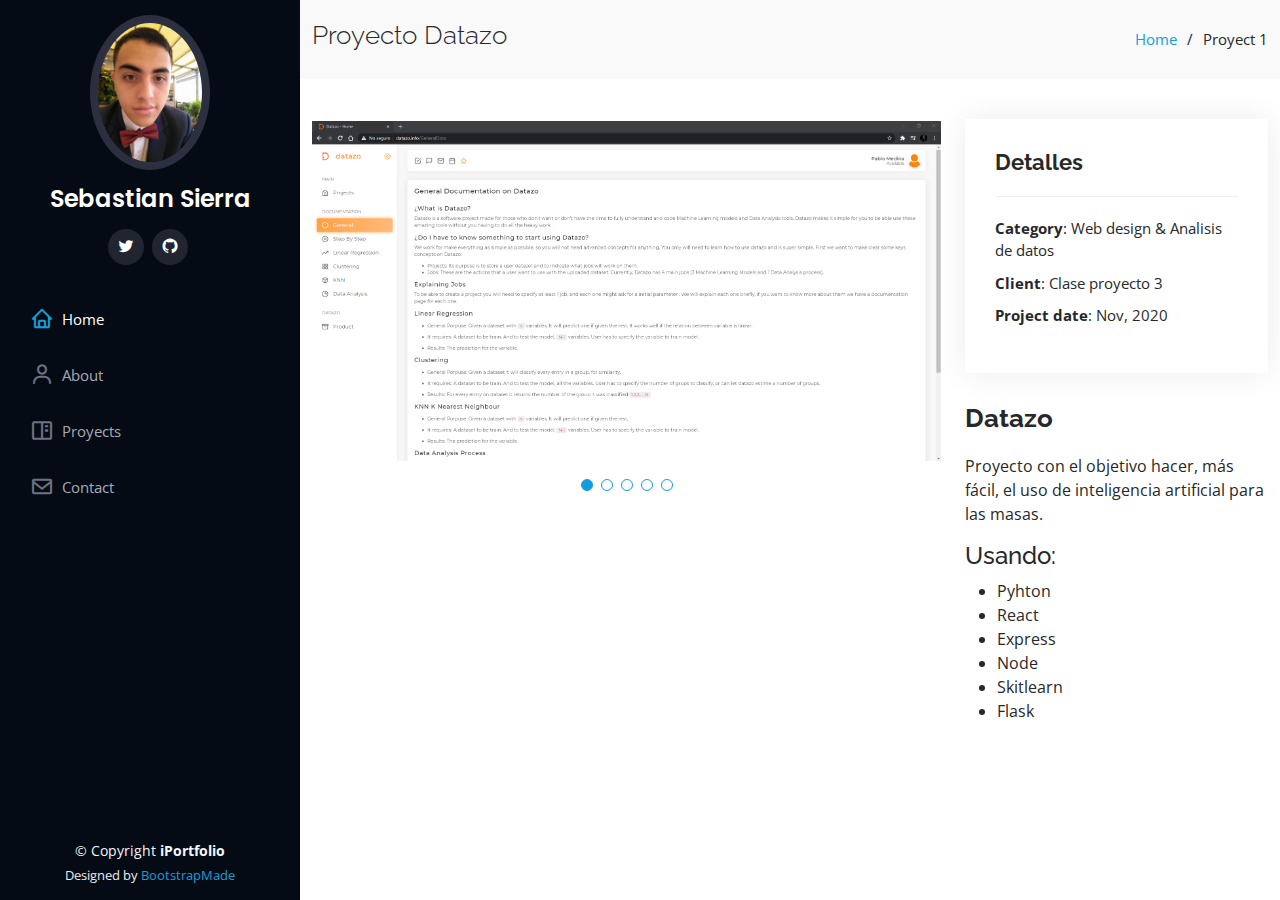
<file: ProyectPages/proyect1-details.html>
<!DOCTYPE html>
<html lang="en">

<head>
  <meta charset="utf-8">
  <meta content="width=device-width, initial-scale=1.0" name="viewport">

  <title>Proyect 1 - Details</title>
  <meta content="" name="description">
  <meta content="" name="keywords">

  <!-- Favicons -->
  <link href="../assets/img/favicon.png" rel="icon">
  <link href="../assets/img/apple-touch-icon.png" rel="apple-touch-icon">

  <!-- Google Fonts -->
  <link href="https://fonts.googleapis.com/css?family=Open+Sans:300,300i,400,400i,600,600i,700,700i|Raleway:300,300i,400,400i,500,500i,600,600i,700,700i|Poppins:300,300i,400,400i,500,500i,600,600i,700,700i" rel="stylesheet">

  <!-- Vendor CSS Files -->
  <link href="../assets/vendor/aos/aos.css" rel="stylesheet">
  <link href="../assets/vendor/bootstrap/css/bootstrap.min.css" rel="stylesheet">
  <link href="../assets/vendor/bootstrap-icons/bootstrap-icons.css" rel="stylesheet">
  <link href="../assets/vendor/boxicons/css/boxicons.min.css" rel="stylesheet">
  <link href="../assets/vendor/glightbox/css/glightbox.min.css" rel="stylesheet">
  <link href="../assets/vendor/swiper/swiper-bundle.min.css" rel="stylesheet">

  <!-- Template Main CSS File -->
  <link href="../css/styles2.css" rel="stylesheet">

  <!-- =======================================================
  * Template Name: iPortfolio - v3.7.0
  * Template URL: https://bootstrapmade.com/iportfolio-bootstrap-portfolio-websites-template/
  * Author: BootstrapMade.com
  * License: https://bootstrapmade.com/license/
  ======================================================== -->
</head>

<body>

  <!-- ======= Mobile nav toggle button ======= -->
  <i class="bi bi-list mobile-nav-toggle d-xl-none"></i>

  <header id="header">
    <div class="d-flex flex-column">

      <div class="profile">
        <img src="../assets/img/me.jpg" alt="" class="img-fluid rounded-circle">
        <h1 class="text-light"><a href="../index.html">Sebastian Sierra</a></h1>
        <div class="social-links mt-3 text-center">
          <a href="#" class="twitter"><i class="bx bxl-twitter"></i></a>
          <a href="#" class="github"><i class="bx bxl-github"></i></a>
        </div>
      </div>

      <nav id="navbar" class="nav-menu navbar">
        <ul>
          <li><a href="../index.html" class="nav-link scrollto active"><i class="bx bx-home"></i> <span>Home</span></a></li>
          <li><a href="../index.html#about" class="nav-link scrollto"><i class="bx bx-user"></i> <span>About</span></a></li>
          <li><a href="../index.html#projects" class="nav-link scrollto"><i class="bx bx-book-content"></i> <span>Proyects</span></a></li>
          <li><a href="../index.html#contact" class="nav-link scrollto"><i class="bx bx-envelope"></i> <span>Contact</span></a></li>
        </ul>
      </nav><!-- .nav-menu -->
    </div>
  </header><!-- End Header -->


  <main id="main">

    <!-- ======= Breadcrumbs ======= -->
    <section id="breadcrumbs" class="breadcrumbs">
      <div class="container">

        <div class="d-flex justify-content-between align-items-center">
          <h2>Proyecto Datazo</h2>
          <ol>
            <li><a href="../index.html">Home</a></li>
            <li>Proyect 1</li>
          </ol>
        </div>

      </div>
    </section><!-- End Breadcrumbs -->

    <!-- ======= Portfolio Details Section ======= -->
    <section id="portfolio-details" class="portfolio-details">
      <div class="container">

        <div class="row gy-4">

          <div class="col-lg-8">
            <div class="portfolio-details-slider swiper">
              <div class="swiper-wrapper align-items-center">

                <div class="swiper-slide">
                  <img src="../assets/img/fotosdatazo/1.png" alt="img1">
                </div>

                <div class="swiper-slide">
                  <img src="../assets/img/fotosdatazo/2.png" alt="img2">
                </div>

                <div class="swiper-slide">
                  <img src="../assets/img/fotosdatazo/3.png" alt="img3">
                </div>

                <div class="swiper-slide">
                  <img src="../assets/img/fotosdatazo/14.png" alt="img4">
                </div>

                <div class="swiper-slide">
                  <img src="../assets/img/fotosdatazo/8.png" alt="img5">
                </div>

              </div>
              <div class="swiper-pagination"></div>
            </div>
          </div>

          <div class="col-lg-4">
            <div class="portfolio-info">
              <h3>Detalles</h3>
              <ul>
                <li><strong>Category</strong>: Web design & Analisis de datos</li>
                <li><strong>Client</strong>: Clase proyecto 3</li>
                <li><strong>Project date</strong>: Nov, 2020</li>
              </ul>
            </div>
            <div class="portfolio-description">
              <h2>Datazo</h2>
              <p>
                Proyecto con el objetivo hacer, más fácil, el uso de inteligencia artificial para las masas.
              </p>
              <h4>Usando:</h4>
              <ul>
                <li>Pyhton</li>
                <li>React</li>
                <li>Express</li>
                <li>Node</li>
                <li>Skitlearn</li>
                <li>Flask</li>
              </ul>
            </div>
          </div>

        </div>

      </div>
    </section><!-- End Portfolio Details Section -->

  </main><!-- End #main -->

  <!-- ======= Footer ======= -->
  <footer id="footer">
    <div class="container">
      <div class="copyright">
        &copy; Copyright <strong><span>iPortfolio</span></strong>
      </div>
      <div class="credits">
        <!-- All the links in the footer should remain intact. -->
        <!-- You can delete the links only if you purchased the pro version. -->
        <!-- Licensing information: https://bootstrapmade.com/license/ -->
        <!-- Purchase the pro version with working PHP/AJAX contact form: https://bootstrapmade.com/iportfolio-bootstrap-portfolio-websites-template/ -->
        Designed by <a href="https://bootstrapmade.com/">BootstrapMade</a>
      </div>
    </div>
  </footer><!-- End  Footer -->

  <a href="#" class="back-to-top d-flex align-items-center justify-content-center"><i class="bi bi-arrow-up-short"></i></a>

  <!-- Vendor JS Files -->
  <script src="../assets/vendor/purecounter/purecounter.js"></script>
  <script src="../assets/vendor/aos/aos.js"></script>
  <script src="../assets/vendor/bootstrap/js/bootstrap.bundle.min.js"></script>
  <script src="../assets/vendor/glightbox/js/glightbox.min.js"></script>
  <script src="../assets/vendor/isotope-layout/isotope.pkgd.min.js"></script>
  <script src="../assets/vendor/swiper/swiper-bundle.min.js"></script>
  <script src="../assets/vendor/typed.js/typed.min.js"></script>
  <script src="../assets/vendor/waypoints/noframework.waypoints.js"></script>
  <script src="../assets/vendor/php-email-form/validate.js"></script>

  <!-- Template Main JS File -->
  <script src="../js/main.js"></script>

</body>

</html>
</file>
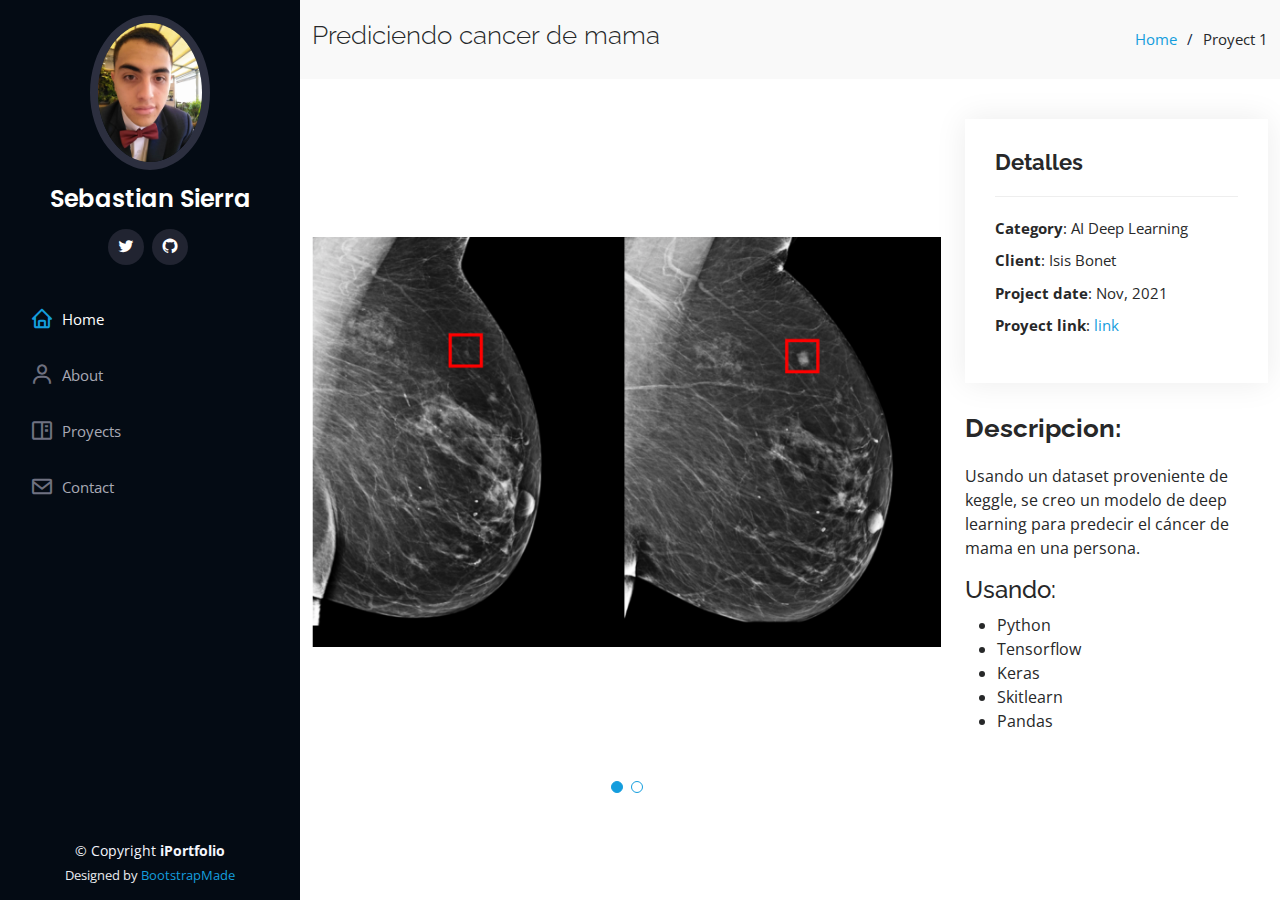
<file: ProyectPages/proyect2-details.html>
<!DOCTYPE html>
<html lang="en">

<head>
  <meta charset="utf-8">
  <meta content="width=device-width, initial-scale=1.0" name="viewport">

  <title>Proyect 2 - Details</title>
  <meta content="" name="description">
  <meta content="" name="keywords">

  <!-- Favicons -->
  <link href="../assets/img/favicon.png" rel="icon">
  <link href="../assets/img/apple-touch-icon.png" rel="apple-touch-icon">

  <!-- Google Fonts -->
  <link href="https://fonts.googleapis.com/css?family=Open+Sans:300,300i,400,400i,600,600i,700,700i|Raleway:300,300i,400,400i,500,500i,600,600i,700,700i|Poppins:300,300i,400,400i,500,500i,600,600i,700,700i" rel="stylesheet">

  <!-- Vendor CSS Files -->
  <link href="../assets/vendor/aos/aos.css" rel="stylesheet">
  <link href="../assets/vendor/bootstrap/css/bootstrap.min.css" rel="stylesheet">
  <link href="../assets/vendor/bootstrap-icons/bootstrap-icons.css" rel="stylesheet">
  <link href="../assets/vendor/boxicons/css/boxicons.min.css" rel="stylesheet">
  <link href="../assets/vendor/glightbox/css/glightbox.min.css" rel="stylesheet">
  <link href="../assets/vendor/swiper/swiper-bundle.min.css" rel="stylesheet">

  <!-- Template Main CSS File -->
  <link href="../css/styles2.css" rel="stylesheet">

  <!-- =======================================================
  * Template Name: iPortfolio - v3.7.0
  * Template URL: https://bootstrapmade.com/iportfolio-bootstrap-portfolio-websites-template/
  * Author: BootstrapMade.com
  * License: https://bootstrapmade.com/license/
  ======================================================== -->
</head>

<body>

  <!-- ======= Mobile nav toggle button ======= -->
  <i class="bi bi-list mobile-nav-toggle d-xl-none"></i>

  <header id="header">
    <div class="d-flex flex-column">

      <div class="profile">
        <img src="../assets/img/me.jpg" alt="" class="img-fluid rounded-circle">
        <h1 class="text-light"><a href="../index.html">Sebastian Sierra</a></h1>
        <div class="social-links mt-3 text-center">
          <a href="#" class="twitter"><i class="bx bxl-twitter"></i></a>
          <a href="#" class="github"><i class="bx bxl-github"></i></a>
        </div>
      </div>

      <nav id="navbar" class="nav-menu navbar">
        <ul>
          <li><a href="../index.html" class="nav-link scrollto active"><i class="bx bx-home"></i> <span>Home</span></a></li>
          <li><a href="../index.html#about" class="nav-link scrollto"><i class="bx bx-user"></i> <span>About</span></a></li>
          <li><a href="../index.html#projects" class="nav-link scrollto"><i class="bx bx-book-content"></i> <span>Proyects</span></a></li>
          <li><a href="../index.html#contact" class="nav-link scrollto"><i class="bx bx-envelope"></i> <span>Contact</span></a></li>
        </ul>
      </nav><!-- .nav-menu -->
    </div>
  </header><!-- End Header -->


  <main id="main">

    <!-- ======= Breadcrumbs ======= -->
    <section id="breadcrumbs" class="breadcrumbs">
      <div class="container">

        <div class="d-flex justify-content-between align-items-center">
          <h2>Prediciendo cancer de mama</h2>
          <ol>
            <li><a href="../index.html">Home</a></li>
            <li>Proyect 1</li>
          </ol>
        </div>

      </div>
    </section><!-- End Breadcrumbs -->

    <!-- ======= Portfolio Details Section ======= -->
    <section id="portfolio-details" class="portfolio-details">
      <div class="container">

        <div class="row gy-4">

          <div class="col-lg-8">
            <div class="portfolio-details-slider swiper">
              <div class="swiper-wrapper align-items-center">

                <div class="swiper-slide">
                  <img src="../assets/img/BreastCancerAI.png" alt="...">
                </div>

                <div class="swiper-slide">
                  <img src="../assets/img/AnalisisModelo2.png" alt="...">
                </div>
                
              </div>
              <div class="swiper-pagination"></div>
            </div>
          </div>

          <div class="col-lg-4">
            <div class="portfolio-info">
              <h3>Detalles</h3>
              <ul>
                <li><strong>Category</strong>: AI Deep Learning</li>
                <li><strong>Client</strong>: Isis Bonet</li>
                <li><strong>Project date</strong>: Nov, 2021</li>
                <li><strong>Proyect link</strong>: <a href="https://github.com/sebasDev2001/AI-and-Data-Science-Journey/blob/main/Final_Proyecto_Model_DL.ipynb">link</a></li>
              </ul>
            </div>
            <div class="portfolio-description">
              <h2>Descripcion:</h2>
              <p>
                Usando un dataset proveniente de keggle, se creo un modelo de deep learning para
                predecir el cáncer de mama en una persona.

              </p>
              <h4>Usando:</h4>
              <ul>
                <li>Python</li>
                <li>Tensorflow</li>
                <li>Keras</li>
                <li>Skitlearn</li>
                <li>Pandas</li>
              </ul>
            </div>
          </div>

        </div>

      </div>
    </section><!-- End Portfolio Details Section -->

  </main><!-- End #main -->

  <!-- ======= Footer ======= -->
  <footer id="footer">
    <div class="container">
      <div class="copyright">
        &copy; Copyright <strong><span>iPortfolio</span></strong>
      </div>
      <div class="credits">
        <!-- All the links in the footer should remain intact. -->
        <!-- You can delete the links only if you purchased the pro version. -->
        <!-- Licensing information: https://bootstrapmade.com/license/ -->
        <!-- Purchase the pro version with working PHP/AJAX contact form: https://bootstrapmade.com/iportfolio-bootstrap-portfolio-websites-template/ -->
        Designed by <a href="https://bootstrapmade.com/">BootstrapMade</a>
      </div>
    </div>
  </footer><!-- End  Footer -->

  <a href="#" class="back-to-top d-flex align-items-center justify-content-center"><i class="bi bi-arrow-up-short"></i></a>

  <!-- Vendor JS Files -->
  <script src="../assets/vendor/purecounter/purecounter.js"></script>
  <script src="../assets/vendor/aos/aos.js"></script>
  <script src="../assets/vendor/bootstrap/js/bootstrap.bundle.min.js"></script>
  <script src="../assets/vendor/glightbox/js/glightbox.min.js"></script>
  <script src="../assets/vendor/isotope-layout/isotope.pkgd.min.js"></script>
  <script src="../assets/vendor/swiper/swiper-bundle.min.js"></script>
  <script src="../assets/vendor/typed.js/typed.min.js"></script>
  <script src="../assets/vendor/waypoints/noframework.waypoints.js"></script>
  <script src="../assets/vendor/php-email-form/validate.js"></script>

  <!-- Template Main JS File -->
  <script src="../js/main.js"></script>

</body>

</html>
</file>
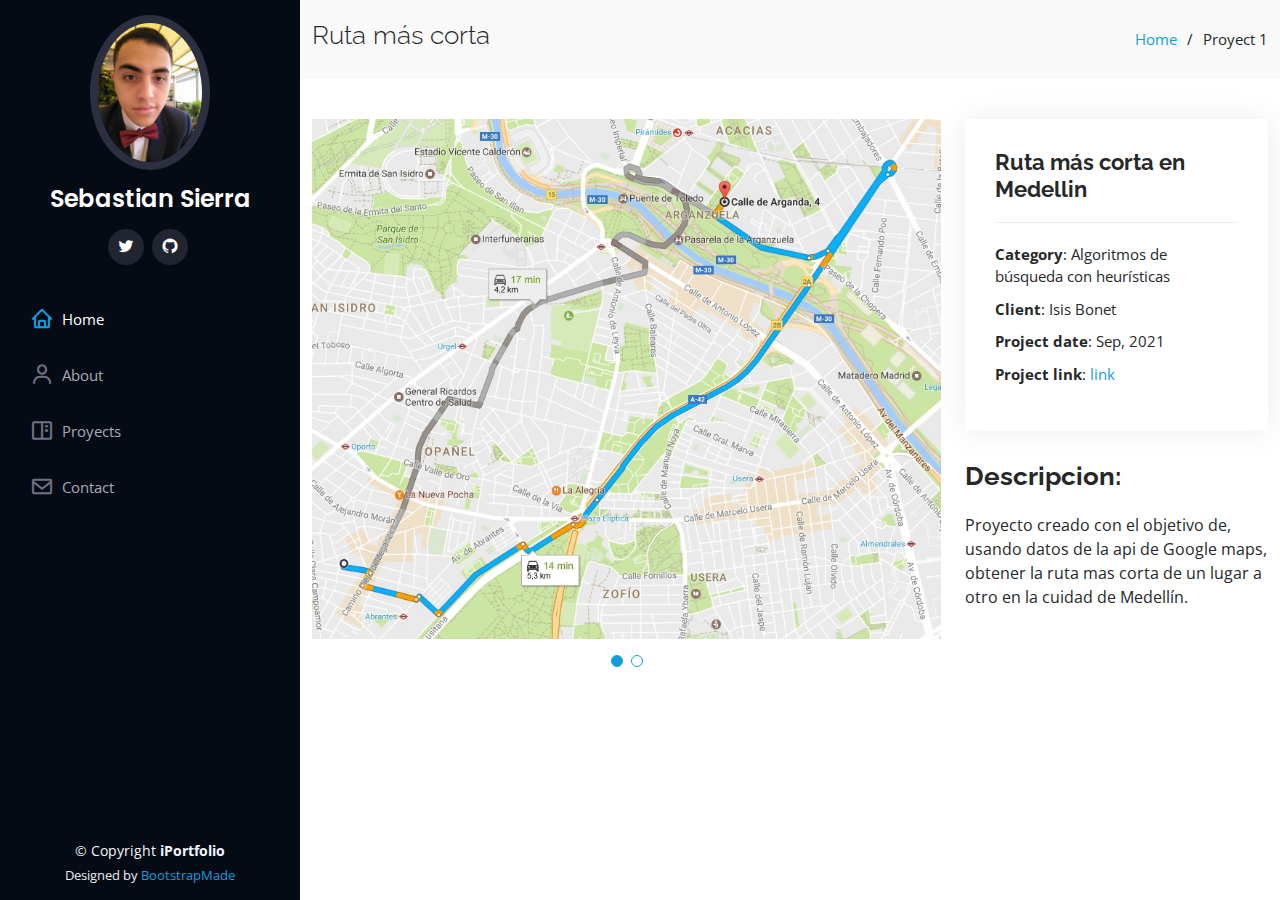
<file: ProyectPages/proyect3-details.html>
<!DOCTYPE html>
<html lang="en">

<head>
  <meta charset="utf-8">
  <meta content="width=device-width, initial-scale=1.0" name="viewport">

  <title>Proyect 3 - Details</title>
  <meta content="" name="description">
  <meta content="" name="keywords">

  <!-- Favicons -->
  <link href="../assets/img/favicon.png" rel="icon">
  <link href="../assets/img/apple-touch-icon.png" rel="apple-touch-icon">

  <!-- Google Fonts -->
  <link href="https://fonts.googleapis.com/css?family=Open+Sans:300,300i,400,400i,600,600i,700,700i|Raleway:300,300i,400,400i,500,500i,600,600i,700,700i|Poppins:300,300i,400,400i,500,500i,600,600i,700,700i" rel="stylesheet">

  <!-- Vendor CSS Files -->
  <link href="../assets/vendor/aos/aos.css" rel="stylesheet">
  <link href="../assets/vendor/bootstrap/css/bootstrap.min.css" rel="stylesheet">
  <link href="../assets/vendor/bootstrap-icons/bootstrap-icons.css" rel="stylesheet">
  <link href="../assets/vendor/boxicons/css/boxicons.min.css" rel="stylesheet">
  <link href="../assets/vendor/glightbox/css/glightbox.min.css" rel="stylesheet">
  <link href="../assets/vendor/swiper/swiper-bundle.min.css" rel="stylesheet">

  <!-- Template Main CSS File -->
  <link href="../css/styles2.css" rel="stylesheet">

  <!-- =======================================================
  * Template Name: iPortfolio - v3.7.0
  * Template URL: https://bootstrapmade.com/iportfolio-bootstrap-portfolio-websites-template/
  * Author: BootstrapMade.com
  * License: https://bootstrapmade.com/license/
  ======================================================== -->
</head>

<body>

  <!-- ======= Mobile nav toggle button ======= -->
  <i class="bi bi-list mobile-nav-toggle d-xl-none"></i>

  <header id="header">
    <div class="d-flex flex-column">

      <div class="profile">
        <img src="../assets/img/me.jpg" alt="" class="img-fluid rounded-circle">
        <h1 class="text-light"><a href="../index.html">Sebastian Sierra</a></h1>
        <div class="social-links mt-3 text-center">
          <a href="#" class="twitter"><i class="bx bxl-twitter"></i></a>
          <a href="#" class="github"><i class="bx bxl-github"></i></a>
        </div>
      </div>

      <nav id="navbar" class="nav-menu navbar">
        <ul>
          <li><a href="../index.html" class="nav-link scrollto active"><i class="bx bx-home"></i> <span>Home</span></a></li>
          <li><a href="../index.html#about" class="nav-link scrollto"><i class="bx bx-user"></i> <span>About</span></a></li>
          <li><a href="../index.html#projects" class="nav-link scrollto"><i class="bx bx-book-content"></i> <span>Proyects</span></a></li>
          <li><a href="../index.html#contact" class="nav-link scrollto"><i class="bx bx-envelope"></i> <span>Contact</span></a></li>
        </ul>
      </nav><!-- .nav-menu -->
    </div>
  </header><!-- End Header -->


  <main id="main">

    <!-- ======= Breadcrumbs ======= -->
    <section id="breadcrumbs" class="breadcrumbs">
      <div class="container">

        <div class="d-flex justify-content-between align-items-center">
          <h2>Ruta más corta</h2>
          <ol>
            <li><a href="../index.html">Home</a></li>
            <li>Proyect 1</li>
          </ol>
        </div>

      </div>
    </section><!-- End Breadcrumbs -->

    <!-- ======= Portfolio Details Section ======= -->
    <section id="portfolio-details" class="portfolio-details">
      <div class="container">

        <div class="row gy-4">

          <div class="col-lg-8">
            <div class="portfolio-details-slider swiper">
              <div class="swiper-wrapper align-items-center">

                <div class="swiper-slide">
                  <img src="../assets/img/rutacorta.jpg" alt="...">
                </div>

                <div class="swiper-slide">
                  <img src="../assets/img/ImagenRuta.png" alt="...">
                </div>

                
              </div>
              <div class="swiper-pagination"></div>
            </div>
          </div>

          <div class="col-lg-4">
            <div class="portfolio-info">
              <h3>Ruta más corta en Medellin </h3>
              <ul>
                <li><strong>Category</strong>: Algoritmos de búsqueda con heurísticas</li>
                <li><strong>Client</strong>: Isis Bonet</li>
                <li><strong>Project date</strong>: Sep, 2021</li>
                <li><strong>Project link</strong>: <a href="https://github.com/sebasDev2001/AI-and-Data-Science-Journey/blob/main/Proyecto_Mapa_IA.ipynb">link</a></li>
              </ul>
            </div>
            <div class="portfolio-description">
              <h2>Descripcion:</h2>
              <p>
               Proyecto creado con el objetivo de, usando datos de la api de Google maps, obtener la ruta mas
               corta de un lugar a otro en la cuidad de Medellín.
              </p>
            </div>
          </div>

        </div>

      </div>
    </section><!-- End Portfolio Details Section -->

  </main><!-- End #main -->

  <!-- ======= Footer ======= -->
  <footer id="footer">
    <div class="container">
      <div class="copyright">
        &copy; Copyright <strong><span>iPortfolio</span></strong>
      </div>
      <div class="credits">
        <!-- All the links in the footer should remain intact. -->
        <!-- You can delete the links only if you purchased the pro version. -->
        <!-- Licensing information: https://bootstrapmade.com/license/ -->
        <!-- Purchase the pro version with working PHP/AJAX contact form: https://bootstrapmade.com/iportfolio-bootstrap-portfolio-websites-template/ -->
        Designed by <a href="https://bootstrapmade.com/">BootstrapMade</a>
      </div>
    </div>
  </footer><!-- End  Footer -->

  <a href="#" class="back-to-top d-flex align-items-center justify-content-center"><i class="bi bi-arrow-up-short"></i></a>

  <!-- Vendor JS Files -->
  <script src="../assets/vendor/purecounter/purecounter.js"></script>
  <script src="../assets/vendor/aos/aos.js"></script>
  <script src="../assets/vendor/bootstrap/js/bootstrap.bundle.min.js"></script>
  <script src="../assets/vendor/glightbox/js/glightbox.min.js"></script>
  <script src="../assets/vendor/isotope-layout/isotope.pkgd.min.js"></script>
  <script src="../assets/vendor/swiper/swiper-bundle.min.js"></script>
  <script src="../assets/vendor/typed.js/typed.min.js"></script>
  <script src="../assets/vendor/waypoints/noframework.waypoints.js"></script>
  <script src="../assets/vendor/php-email-form/validate.js"></script>

  <!-- Template Main JS File -->
  <script src="../js/main.js"></script>

</body>

</html>
</file>
<file: css/styles2.css>
/**
* Template Name: iPortfolio - v3.7.0
* Template URL: https://bootstrapmade.com/iportfolio-bootstrap-portfolio-websites-template/
* Author: BootstrapMade.com
* License: https://bootstrapmade.com/license/
*/

/*--------------------------------------------------------------
# General
--------------------------------------------------------------*/
body {
  font-family: "Open Sans", sans-serif;
  color: #272829;
}

a {
  color: #149ddd;
  text-decoration: none;
}

a:hover {
  color: #37b3ed;
  text-decoration: none;
}

h1, h2, h3, h4, h5, h6 {
  font-family: "Raleway", sans-serif;
}

/*--------------------------------------------------------------
# Back to top button
--------------------------------------------------------------*/
.back-to-top {
  position: fixed;
  visibility: hidden;
  opacity: 0;
  right: 15px;
  bottom: 15px;
  z-index: 996;
  background: #149ddd;
  width: 40px;
  height: 40px;
  border-radius: 50px;
  transition: all 0.4s;
}
.back-to-top i {
  font-size: 28px;
  color: #fff;
  line-height: 0;
}
.back-to-top:hover {
  background: #2eafec;
  color: #fff;
}
.back-to-top.active {
  visibility: visible;
  opacity: 1;
}

/*--------------------------------------------------------------
# Header
--------------------------------------------------------------*/
#header {
  position: fixed;
  top: 0;
  left: 0;
  bottom: 0;
  width: 300px;
  transition: all ease-in-out 0.5s;
  z-index: 9997;
  transition: all 0.5s;
  padding: 0 15px;
  background: #040b14;
  overflow-y: auto;
}
#header .profile img {
  margin: 15px auto;
  display: block;
  width: 120px;
  border: 8px solid #2c2f3f;
}
#header .profile h1 {
  font-size: 24px;
  margin: 0;
  padding: 0;
  font-weight: 600;
  -moz-text-align-last: center;
  text-align-last: center;
  font-family: "Poppins", sans-serif;
}
#header .profile h1 a, #header .profile h1 a:hover {
  color: #fff;
  text-decoration: none;
}
#header .profile .social-links a {
  font-size: 18px;
  display: inline-block;
  background: #212431;
  color: #fff;
  line-height: 1;
  padding: 8px 0;
  margin-right: 4px;
  border-radius: 50%;
  text-align: center;
  width: 36px;
  height: 36px;
  transition: 0.3s;
}
#header .profile .social-links a:hover {
  background: #149ddd;
  color: #fff;
  text-decoration: none;
}

#main {
  margin-left: 300px;
}

@media (max-width: 1199px) {
  #header {
    left: -300px;
  }

  #main {
    margin-left: 0;
  }
}
/*--------------------------------------------------------------
# Navigation Menu
--------------------------------------------------------------*/
/* Desktop Navigation */
.nav-menu {
  padding: 30px 0 0 0;
}
.nav-menu * {
  margin: 0;
  padding: 0;
  list-style: none;
}
.nav-menu > ul > li {
  position: relative;
  white-space: nowrap;
}
.nav-menu a, .nav-menu a:focus {
  display: flex;
  align-items: center;
  color: #a8a9b4;
  padding: 12px 15px;
  margin-bottom: 8px;
  transition: 0.3s;
  font-size: 15px;
}
.nav-menu a i, .nav-menu a:focus i {
  font-size: 24px;
  padding-right: 8px;
  color: #6f7180;
}
.nav-menu a:hover, .nav-menu .active, .nav-menu .active:focus, .nav-menu li:hover > a {
  text-decoration: none;
  color: #fff;
}
.nav-menu a:hover i, .nav-menu .active i, .nav-menu .active:focus i, .nav-menu li:hover > a i {
  color: #149ddd;
}

/* Mobile Navigation */
.mobile-nav-toggle {
  position: fixed;
  right: 15px;
  top: 15px;
  z-index: 9998;
  border: 0;
  font-size: 24px;
  transition: all 0.4s;
  outline: none !important;
  background-color: #149ddd;
  color: #fff;
  width: 40px;
  height: 40px;
  display: inline-flex;
  align-items: center;
  justify-content: center;
  line-height: 0;
  border-radius: 50px;
  cursor: pointer;
}

.mobile-nav-active {
  overflow: hidden;
}
.mobile-nav-active #header {
  left: 0;
}

/*--------------------------------------------------------------
# Hero Section
--------------------------------------------------------------*/
#hero {
  width: 100%;
  height: 100vh;
  background: url("../img/hero-bg.jpg") top center;
  background-size: cover;
}
#hero:before {
  content: "";
  background: rgba(5, 13, 24, 0.3);
  position: absolute;
  bottom: 0;
  top: 0;
  left: 0;
  right: 0;
  z-index: 1;
}
#hero .hero-container {
  position: relative;
  z-index: 2;
  min-width: 300px;
}
#hero h1 {
  margin: 0 0 10px 0;
  font-size: 64px;
  font-weight: 700;
  line-height: 56px;
  color: #fff;
}
#hero p {
  color: #fff;
  margin-bottom: 50px;
  font-size: 26px;
  font-family: "Poppins", sans-serif;
}
#hero p span {
  color: #fff;
  padding-bottom: 4px;
  letter-spacing: 1px;
  border-bottom: 3px solid #149ddd;
}
@media (min-width: 1024px) {
  #hero {
    background-attachment: fixed;
  }
}
@media (max-width: 768px) {
  #hero h1 {
    font-size: 28px;
    line-height: 36px;
  }
  #hero h2 {
    font-size: 18px;
    line-height: 24px;
    margin-bottom: 30px;
  }
}

/*--------------------------------------------------------------
# Sections General
--------------------------------------------------------------*/
section {
  padding: 60px 0;
  overflow: hidden;
}

.section-bg {
  background: #f5f8fd;
}

.section-title {
  padding-bottom: 30px;
}
.section-title h2 {
  font-size: 32px;
  font-weight: bold;
  margin-bottom: 20px;
  padding-bottom: 20px;
  position: relative;
  color: #173b6c;
}
.section-title h2::after {
  content: "";
  position: absolute;
  display: block;
  width: 50px;
  height: 3px;
  background: #149ddd;
  bottom: 0;
  left: 0;
}
.section-title p {
  margin-bottom: 0;
}

/*--------------------------------------------------------------
# About
--------------------------------------------------------------*/
.about .content h3 {
  font-weight: 700;
  font-size: 26px;
  color: #173b6c;
}
.about .content ul {
  list-style: none;
  padding: 0;
}
.about .content ul li {
  margin-bottom: 20px;
  display: flex;
  align-items: center;
}
.about .content ul strong {
  margin-right: 10px;
}
.about .content ul i {
  font-size: 16px;
  margin-right: 5px;
  color: #149ddd;
  line-height: 0;
}
.about .content p:last-child {
  margin-bottom: 0;
}

/*--------------------------------------------------------------
# Facts
--------------------------------------------------------------*/
.facts {
  padding-bottom: 30px;
}
.facts .count-box {
  padding: 30px;
  width: 100%;
}
.facts .count-box i {
  display: block;
  font-size: 44px;
  color: #149ddd;
  float: left;
  line-height: 0;
}
.facts .count-box span {
  font-size: 48px;
  line-height: 40px;
  display: block;
  font-weight: 700;
  color: #050d18;
  margin-left: 60px;
}
.facts .count-box p {
  padding: 15px 0 0 0;
  margin: 0 0 0 60px;
  font-family: "Raleway", sans-serif;
  font-size: 14px;
  color: #122f57;
}
.facts .count-box a {
  font-weight: 600;
  display: block;
  margin-top: 20px;
  color: #122f57;
  font-size: 15px;
  font-family: "Poppins", sans-serif;
  transition: ease-in-out 0.3s;
}
.facts .count-box a:hover {
  color: #1f5297;
}

/*--------------------------------------------------------------
# Akills
--------------------------------------------------------------*/
.skills .progress {
  height: 60px;
  display: block;
  background: none;
  border-radius: 0;
}
.skills .progress .skill {
  padding: 0;
  margin: 0 0 6px 0;
  text-transform: uppercase;
  display: block;
  font-weight: 600;
  font-family: "Poppins", sans-serif;
  color: #050d18;
}
.skills .progress .skill .val {
  float: right;
  font-style: normal;
}
.skills .progress-bar-wrap {
  background: #dce8f8;
  height: 10px;
}
.skills .progress-bar {
  width: 1px;
  height: 10px;
  transition: 0.9s;
  background-color: #149ddd;
}

/*--------------------------------------------------------------
# Resume
--------------------------------------------------------------*/
.resume .resume-title {
  font-size: 26px;
  font-weight: 700;
  margin-top: 20px;
  margin-bottom: 20px;
  color: #050d18;
}
.resume .resume-item {
  padding: 0 0 20px 20px;
  margin-top: -2px;
  border-left: 2px solid #1f5297;
  position: relative;
}
.resume .resume-item h4 {
  line-height: 18px;
  font-size: 18px;
  font-weight: 600;
  text-transform: uppercase;
  font-family: "Poppins", sans-serif;
  color: #050d18;
  margin-bottom: 10px;
}
.resume .resume-item h5 {
  font-size: 16px;
  background: #e4edf9;
  padding: 5px 15px;
  display: inline-block;
  font-weight: 600;
  margin-bottom: 10px;
}
.resume .resume-item ul {
  padding-left: 20px;
}
.resume .resume-item ul li {
  padding-bottom: 10px;
}
.resume .resume-item:last-child {
  padding-bottom: 0;
}
.resume .resume-item::before {
  content: "";
  position: absolute;
  width: 16px;
  height: 16px;
  border-radius: 50px;
  left: -9px;
  top: 0;
  background: #fff;
  border: 2px solid #1f5297;
}

/*--------------------------------------------------------------
# Portfolio
--------------------------------------------------------------*/
.portfolio .portfolio-item {
  margin-bottom: 30px;
}
.portfolio #portfolio-flters {
  padding: 0;
  margin: 0 auto 35px auto;
  list-style: none;
  text-align: center;
  background: #fff;
  border-radius: 50px;
  padding: 2px 15px;
}
.portfolio #portfolio-flters li {
  cursor: pointer;
  display: inline-block;
  padding: 10px 15px 8px 15px;
  font-size: 14px;
  font-weight: 600;
  line-height: 1;
  text-transform: uppercase;
  color: #272829;
  margin-bottom: 5px;
  transition: all 0.3s ease-in-out;
}
.portfolio #portfolio-flters li:hover, .portfolio #portfolio-flters li.filter-active {
  color: #149ddd;
}
.portfolio #portfolio-flters li:last-child {
  margin-right: 0;
}
.portfolio .portfolio-wrap {
  transition: 0.3s;
  position: relative;
  overflow: hidden;
  z-index: 1;
}
.portfolio .portfolio-wrap::before {
  content: "";
  background: rgba(255, 255, 255, 0.5);
  position: absolute;
  left: 0;
  right: 0;
  top: 0;
  bottom: 0;
  transition: all ease-in-out 0.3s;
  z-index: 2;
  opacity: 0;
}
.portfolio .portfolio-wrap .portfolio-links {
  opacity: 1;
  left: 0;
  right: 0;
  bottom: -60px;
  z-index: 3;
  position: absolute;
  transition: all ease-in-out 0.3s;
  display: flex;
  justify-content: center;
}
.portfolio .portfolio-wrap .portfolio-links a {
  color: #fff;
  font-size: 28px;
  text-align: center;
  background: rgba(20, 157, 221, 0.75);
  transition: 0.3s;
  width: 50%;
}
.portfolio .portfolio-wrap .portfolio-links a:hover {
  background: rgba(20, 157, 221, 0.95);
}
.portfolio .portfolio-wrap .portfolio-links a + a {
  border-left: 1px solid #37b3ed;
}
.portfolio .portfolio-wrap:hover::before {
  top: 0;
  left: 0;
  right: 0;
  bottom: 0;
  opacity: 1;
}
.portfolio .portfolio-wrap:hover .portfolio-links {
  opacity: 1;
  bottom: 0;
}

/*--------------------------------------------------------------
# Portfolio Details
--------------------------------------------------------------*/
.portfolio-details {
  padding-top: 40px;
}
.portfolio-details .portfolio-details-slider img {
  width: 100%;
}
.portfolio-details .portfolio-details-slider .swiper-pagination {
  margin-top: 20px;
  position: relative;
}
.portfolio-details .portfolio-details-slider .swiper-pagination .swiper-pagination-bullet {
  width: 12px;
  height: 12px;
  background-color: #fff;
  opacity: 1;
  border: 1px solid #149ddd;
}
.portfolio-details .portfolio-details-slider .swiper-pagination .swiper-pagination-bullet-active {
  background-color: #149ddd;
}
.portfolio-details .portfolio-info {
  padding: 30px;
  box-shadow: 0px 0 30px rgba(5, 13, 24, 0.08);
}
.portfolio-details .portfolio-info h3 {
  font-size: 22px;
  font-weight: 700;
  margin-bottom: 20px;
  padding-bottom: 20px;
  border-bottom: 1px solid #eee;
}
.portfolio-details .portfolio-info ul {
  list-style: none;
  padding: 0;
  font-size: 15px;
}
.portfolio-details .portfolio-info ul li + li {
  margin-top: 10px;
}
.portfolio-details .portfolio-description {
  padding-top: 30px;
}
.portfolio-details .portfolio-description h2 {
  font-size: 26px;
  font-weight: 700;
  margin-bottom: 20px;
}
.portfolio-details .portfolio-description p {
  padding: 0;
}

/*--------------------------------------------------------------
# Services
--------------------------------------------------------------*/
.services .icon-box {
  margin-bottom: 20px;
}
.services .icon {
  float: left;
  display: flex;
  align-items: center;
  justify-content: center;
  width: 54px;
  height: 54px;
  background: #149ddd;
  border-radius: 50%;
  transition: 0.5s;
  border: 1px solid #149ddd;
}
.services .icon i {
  color: #fff;
  font-size: 24px;
  line-height: 0;
}
.services .icon-box:hover .icon {
  background: #fff;
}
.services .icon-box:hover .icon i {
  color: #149ddd;
}
.services .title {
  margin-left: 80px;
  font-weight: 700;
  margin-bottom: 15px;
  font-size: 18px;
}
.services .title a {
  color: #343a40;
}
.services .title a:hover {
  color: #149ddd;
}
.services .description {
  margin-left: 80px;
  line-height: 24px;
  font-size: 14px;
}

/*--------------------------------------------------------------
# Testimonials
--------------------------------------------------------------*/
.testimonials .testimonials-carousel, .testimonials .testimonials-slider {
  overflow: hidden;
}
.testimonials .testimonial-item {
  box-sizing: content-box;
  text-align: center;
  min-height: 320px;
}
.testimonials .testimonial-item .testimonial-img {
  width: 90px;
  border-radius: 50%;
  margin: 0 auto;
}
.testimonials .testimonial-item h3 {
  font-size: 18px;
  font-weight: bold;
  margin: 10px 0 5px 0;
  color: #111;
}
.testimonials .testimonial-item h4 {
  font-size: 14px;
  color: #999;
  margin: 0;
}
.testimonials .testimonial-item .quote-icon-left, .testimonials .testimonial-item .quote-icon-right {
  color: #c3e8fa;
  font-size: 26px;
}
.testimonials .testimonial-item .quote-icon-left {
  display: inline-block;
  left: -5px;
  position: relative;
}
.testimonials .testimonial-item .quote-icon-right {
  display: inline-block;
  right: -5px;
  position: relative;
  top: 10px;
}
.testimonials .testimonial-item p {
  font-style: italic;
  margin: 0 15px 15px 15px;
  padding: 20px;
  background: #fff;
  position: relative;
  margin-bottom: 35px;
  border-radius: 6px;
  box-shadow: 0px 2px 15px rgba(0, 0, 0, 0.1);
}
.testimonials .testimonial-item p::after {
  content: "";
  width: 0;
  height: 0;
  border-top: 20px solid #fff;
  border-right: 20px solid transparent;
  border-left: 20px solid transparent;
  position: absolute;
  bottom: -20px;
  left: calc(50% - 20px);
}
.testimonials .swiper-pagination {
  margin-top: 20px;
  position: relative;
}
.testimonials .swiper-pagination .swiper-pagination-bullet {
  width: 12px;
  height: 12px;
  background-color: #fff;
  opacity: 1;
  border: 1px solid #149ddd;
}
.testimonials .swiper-pagination .swiper-pagination-bullet-active {
  background-color: #149ddd;
}

/*--------------------------------------------------------------
# Contact
--------------------------------------------------------------*/
.contact {
  padding-bottom: 130px;
}
.contact .info {
  padding: 30px;
  background: #fff;
  width: 100%;
  box-shadow: 0 0 24px 0 rgba(0, 0, 0, 0.12);
}
.contact .info i {
  font-size: 20px;
  color: #149ddd;
  float: left;
  width: 44px;
  height: 44px;
  background: #dff3fc;
  display: flex;
  justify-content: center;
  align-items: center;
  border-radius: 50px;
  transition: all 0.3s ease-in-out;
}
.contact .info h4 {
  padding: 0 0 0 60px;
  font-size: 22px;
  font-weight: 600;
  margin-bottom: 5px;
  color: #050d18;
}
.contact .info p {
  padding: 0 0 10px 60px;
  margin-bottom: 20px;
  font-size: 14px;
  color: #173b6c;
}
.contact .info .email p {
  padding-top: 5px;
}
.contact .info .social-links {
  padding-left: 60px;
}
.contact .info .social-links a {
  font-size: 18px;
  display: inline-block;
  background: #333;
  color: #fff;
  line-height: 1;
  padding: 8px 0;
  border-radius: 50%;
  text-align: center;
  width: 36px;
  height: 36px;
  transition: 0.3s;
  margin-right: 10px;
}
.contact .info .social-links a:hover {
  background: #149ddd;
  color: #fff;
}
.contact .info .email:hover i, .contact .info .address:hover i, .contact .info .phone:hover i {
  background: #149ddd;
  color: #fff;
}
.contact .php-email-form {
  width: 100%;
  padding: 30px;
  background: #fff;
  box-shadow: 0 0 24px 0 rgba(0, 0, 0, 0.12);
}
.contact .php-email-form .form-group {
  padding-bottom: 8px;
}
.contact .php-email-form .validate {
  display: none;
  color: red;
  margin: 0 0 15px 0;
  font-weight: 400;
  font-size: 13px;
}
.contact .php-email-form .error-message {
  display: none;
  color: #fff;
  background: #ed3c0d;
  text-align: left;
  padding: 15px;
  font-weight: 600;
}
.contact .php-email-form .error-message br + br {
  margin-top: 25px;
}
.contact .php-email-form .sent-message {
  display: none;
  color: #fff;
  background: #18d26e;
  text-align: center;
  padding: 15px;
  font-weight: 600;
}
.contact .php-email-form .loading {
  display: none;
  background: #fff;
  text-align: center;
  padding: 15px;
}
.contact .php-email-form .loading:before {
  content: "";
  display: inline-block;
  border-radius: 50%;
  width: 24px;
  height: 24px;
  margin: 0 10px -6px 0;
  border: 3px solid #18d26e;
  border-top-color: #eee;
  -webkit-animation: animate-loading 1s linear infinite;
  animation: animate-loading 1s linear infinite;
}
.contact .php-email-form .form-group {
  margin-bottom: 15px;
}
.contact .php-email-form label {
  padding-bottom: 8px;
}
.contact .php-email-form input, .contact .php-email-form textarea {
  border-radius: 0;
  box-shadow: none;
  font-size: 14px;
}
.contact .php-email-form input {
  height: 44px;
}
.contact .php-email-form textarea {
  padding: 10px 15px;
}
.contact .php-email-form button[type=submit] {
  background: #149ddd;
  border: 0;
  padding: 10px 24px;
  color: #fff;
  transition: 0.4s;
  border-radius: 4px;
}
.contact .php-email-form button[type=submit]:hover {
  background: #37b3ed;
}
@-webkit-keyframes animate-loading {
  0% {
    transform: rotate(0deg);
  }
  100% {
    transform: rotate(360deg);
  }
}
@keyframes animate-loading {
  0% {
    transform: rotate(0deg);
  }
  100% {
    transform: rotate(360deg);
  }
}

/*--------------------------------------------------------------
# Breadcrumbs
--------------------------------------------------------------*/
.breadcrumbs {
  padding: 20px 0;
  background: #f9f9f9;
}
.breadcrumbs h2 {
  font-size: 26px;
  font-weight: 300;
}
.breadcrumbs ol {
  display: flex;
  flex-wrap: wrap;
  list-style: none;
  padding: 0;
  margin: 0;
  font-size: 15px;
}
.breadcrumbs ol li + li {
  padding-left: 10px;
}
.breadcrumbs ol li + li::before {
  display: inline-block;
  padding-right: 10px;
  color: #0e2442;
  content: "/";
}
@media (max-width: 768px) {
  .breadcrumbs .d-flex {
    display: block !important;
  }
  .breadcrumbs ol {
    display: block;
  }
  .breadcrumbs ol li {
    display: inline-block;
  }
}

/*--------------------------------------------------------------
# Footer
--------------------------------------------------------------*/
#footer {
  padding: 15px;
  color: #f4f6fd;
  font-size: 14px;
  position: fixed;
  left: 0;
  bottom: 0;
  width: 300px;
  z-index: 9999;
  background: #040b14;
}
#footer .copyright {
  text-align: center;
}
#footer .credits {
  padding-top: 5px;
  text-align: center;
  font-size: 13px;
  color: #eaebf0;
}
@media (max-width: 1199px) {
  #footer {
    position: static;
    width: auto;
    padding-right: 20px 15px;
  }
}
</file>
